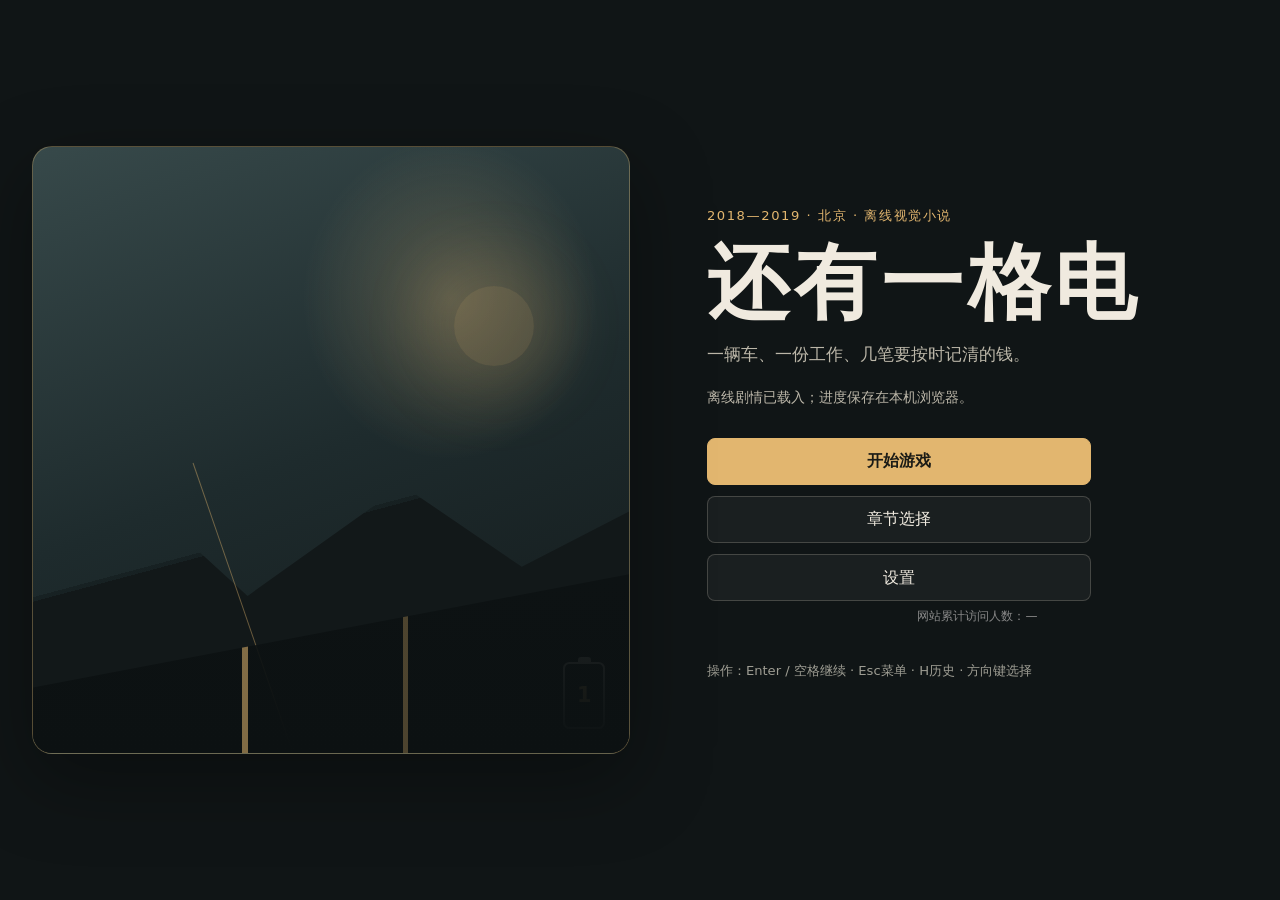
<file: game/index.html>
<!doctype html>
<html lang="zh-CN">
<head>
  <meta charset="utf-8">
  <meta name="viewport" content="width=device-width, initial-scale=1">
  <meta name="color-scheme" content="dark light">
  <meta name="description" content="《还有一格电》离线视觉小说。">
  <title>还有一格电｜视觉小说</title>
  <link rel="stylesheet" href="style.css">
  <script src="story-data.js" defer></script>
  <script src="player.js" defer></script>
</head>
<body>
  <a class="skip-link" href="#main">跳到游戏内容</a>
  <main id="main" class="app-shell">
    <section id="title-screen" class="title-screen" aria-labelledby="game-title">
      <div class="title-art" aria-hidden="true">
        <div class="title-road"></div>
        <div class="title-light"></div>
        <span class="title-battery">1</span>
      </div>
      <div class="title-copy">
        <p class="eyebrow">2018—2019 · 北京 · 离线视觉小说</p>
        <h1 id="game-title">还有一格电</h1>
        <p class="title-description">一辆车、一份工作、几笔要按时记清的钱。</p>
        <p id="startup-message" class="startup-message" role="status">正在载入剧情数据…</p>
        <div class="title-actions" aria-label="主菜单">
          <button id="start-button" class="button button-primary" type="button" disabled>开始游戏</button>
          <button id="continue-button" class="button" type="button" hidden>继续</button>
          <button id="chapters-button" class="button" type="button" disabled>章节选择</button>
          <button id="settings-button" class="button" type="button">设置</button>
        </div>
<small data-site-count="one-bar-left" style="display:block;text-align:center;color:#888;font:12px/1.5 system-ui,sans-serif;padding:6px 12px;">网站累计访问人数：—</small>
        <p class="keyboard-hint">操作：Enter / 空格继续 · Esc菜单 · H历史 · 方向键选择</p>
      </div>
    </section>

    <section id="play-screen" class="play-screen" hidden aria-label="游戏正文">
      <header class="game-topbar">
        <button id="menu-button" class="icon-button" type="button" aria-label="打开菜单">菜单</button>
        <div class="progress-info">
          <span id="chapter-label">第1章</span>
          <span id="scene-label">场景 1 / 1</span>
          <progress id="story-progress" value="0" max="100" aria-label="阅读进度"></progress>
        </div>
        <button id="history-button" class="icon-button" type="button" aria-label="打开历史记录">历史</button>
      </header>

      <section id="scene-stage" class="scene-stage" data-background="station" aria-label="当前场景">
        <div class="stage-wash" aria-hidden="true"></div>
        <img id="background-image" class="background-image" alt="" aria-hidden="true">
        <div class="scene-location" id="scene-location"></div>
        <div class="portrait-frame" id="portrait-frame" hidden>
          <img id="portrait-image" class="portrait-image" alt="" aria-hidden="true">
          <span id="portrait-fallback" class="portrait-fallback" aria-hidden="true"></span>
        </div>
      </section>

      <article class="narrative-panel">
        <div class="scene-heading">
          <p id="scene-chapter" class="eyebrow"></p>
          <h1 id="scene-title"></h1>
        </div>
        <div id="text-content" class="text-content" aria-hidden="true"></div>
        <p id="screen-reader-text" class="visually-hidden" role="status" aria-live="polite" aria-atomic="true"></p>
        <section id="choice-panel" class="choice-panel" aria-label="选择" hidden>
          <p id="choice-prompt" class="choice-prompt"></p>
          <div id="choice-options" class="choice-options"></div>
        </section>
        <p id="game-status" class="status-message" role="status" aria-live="polite"></p>
        <div class="advance-row">
          <span id="speaker-label" class="speaker-label">旁白</span>
          <button id="advance-button" class="button button-primary" type="button" disabled>继续</button>
        </div>
      </article>

      <nav class="game-toolbar" aria-label="阅读控制">
        <button id="auto-button" class="toolbar-button" type="button" aria-pressed="false">自动：关</button>
        <button id="skip-button" class="toolbar-button" type="button" aria-pressed="false">已读快进：关</button>
        <button id="save-button" class="toolbar-button" type="button">存读档</button>
        <button id="settings-game-button" class="toolbar-button" type="button">设置</button>
      </nav>
    </section>
  </main>

  <dialog id="modal" class="modal" aria-labelledby="modal-title">
    <div class="modal-header">
      <h2 id="modal-title"></h2>
      <button id="modal-close" class="icon-button" type="button" aria-label="关闭">关闭</button>
    </div>
    <div id="modal-content" class="modal-content"></div>
  </dialog>
  <input id="import-file" type="file" accept="application/json,.json" hidden>

<script>
/* 自建累计访客脚注：独立站点身份，不读取游戏存档或发送页面内容。 */
(() => {
  'use strict';
  // 与自建服务的公开站点登记一致；本地与预览页不创建或发送身份。
const GH='https://gongfpp.github.io', DAY=86400000;
const gh=path=>[{origin:GH,path,prefix:true}];
const SITE_REGISTRY=Object.freeze({
 'cyber-handwarmer':[{origin:'https://warm.gongfpp.icu',path:'/',prefix:false}],
 itsme:[{origin:'https://gongfpp.icu',path:'/',prefix:false},{origin:GH,path:'/',prefix:false}],
 novelfish:gh('/NovelFish/'),
 'monkey-shakespeare':gh('/monkey-shakespeare-web/'),
 'hr-monster':gh('/hr-monster-web/'),
 'rps-mind-arena':gh('/rps-mind-arena-web/'),
 'monster-service-center':gh('/monster-service-center-web/'),
 'flappy-bird':gh('/flappy-bird-godot/'),
 cinderweave:gh('/cinderweave-godot/'),
 'hyouka-campus':gh('/hyouka-campus-3d/'),
 'leek-spire':[...gh('/leek-spire-pages/'),{origin:'https://leek-spire.gongfpp.chatgpt.site',path:'/',prefix:false},{origin:'https://leek-spire.gongfpp.chatgpt.site',path:'/fx.html',prefix:false}],
 'one-bar-left':gh('/one-bar-left/'),
 'kurumi-rewrite':gh('/kurumi-fx-rewrite/'),
 'poor-map':gh('/poor-map/'),
 'stock-workbench':[{origin:'https://stock.gongfpp.icu',path:'/',prefix:true}],
 'one-life':[{origin:'https://one-life.gongfpp.icu',path:'/',prefix:true}],
});
for(const entries of Object.values(SITE_REGISTRY)){for(const entry of entries)Object.freeze(entry);Object.freeze(entries);}
function registeredPath(site,origin,path){
 if(typeof path!=='string'||path.length>512||!path.startsWith('/')||/[?#\\\u0000-\u0020]/.test(path)||/%(?:2e|2f|5c|00)/i.test(path)||path.split('/').some(x=>x==='.'||x==='..'))return false;
 return Object.hasOwn(SITE_REGISTRY,site)&&SITE_REGISTRY[site].some(r=>r.origin===origin&&(r.prefix?path.startsWith(r.path):path===r.path));
}

  const lifetime = 90 * 24 * 60 * 60 * 1000;
  const uuid = /^[0-9a-f]{8}-[0-9a-f]{4}-4[0-9a-f]{3}-[89ab][0-9a-f]{3}-[0-9a-f]{12}$/i;
  async function mount(element, site, isDisabled = () => false) {
    element.textContent = '网站累计访问人数：—';
    if (!registeredPath(site, location.origin, location.pathname)) return;
    const url = 'https://stats.gongfpp.icu/api/journey/v1/site-counts/' + encodeURIComponent(site);
    let identity = null;
    try {
      if (navigator.doNotTrack !== '1' && window.doNotTrack !== '1' && navigator.globalPrivacyControl !== true && !isDisabled()) {
        const key = 'site-visitor-count:v1:' + site;
        const now = Date.now();
        try { identity = JSON.parse(localStorage.getItem(key)); } catch (_) { /* 损坏的记录可以更新；存储禁用时保持只读。 */ }
        if (!identity || !uuid.test(identity.visitorId) || !Number.isSafeInteger(identity.bornAt) || identity.bornAt > now || now - identity.bornAt >= lifetime) {
          identity = { visitorId: crypto.randomUUID(), bornAt: now };
          localStorage.setItem(key, JSON.stringify(identity));
        }
      }
    } catch (_) { identity = null; }
    let controller = new AbortController();
    let timeout = setTimeout(() => controller.abort(), 8000);
    const options = { credentials: 'omit', referrerPolicy: 'no-referrer', cache: 'no-store', signal: controller.signal };
    try {
      let response;
      if (identity) {
        try {
          response = await fetch(url, { ...options, method: 'POST', headers: { 'Content-Type': 'application/json' }, body: JSON.stringify({ visitorId: identity.visitorId, bornAt: identity.bornAt, path: location.pathname }) });
        } catch (_) { /* 写入失败后仍可读取真实累计值。 */ }
      }
      if (!response || !response.ok) {
        clearTimeout(timeout);
        controller = new AbortController();
        timeout = setTimeout(() => controller.abort(), 8000);
        response = await fetch(url, { ...options, signal: controller.signal });
      }
      if (!response.ok) return;
      const result = await response.json();
      if (result.version === 1 && result.site === site && Number.isSafeInteger(result.total) && result.total >= 0) {
        element.textContent = '网站累计访问人数：' + result.total.toLocaleString('zh-CN');
      }
    } catch (_) { /* 无可靠结果时保留破折号，不伪造零。 */ }
    finally { clearTimeout(timeout); }
  }
  window.SiteVisitorCount = { mount };
  document.querySelectorAll('[data-site-count]').forEach(element => {
    mount(element, element.dataset.siteCount, () => typeof window.siteVisitorCountDisabled === 'function' && window.siteVisitorCountDisabled());
  });
})();

</script>
<script data-site-events="one-bar-left">
/* 自建页面事件：仅固定事件与控件枚举，不读取输入、正文、URL参数或来源页。 */
(() => {
  'use strict';
  if (window.SiteEvents?.version === 1) return;
  const REGISTRY = {"itsme":[{"origin":"https://gongfpp.icu","paths":["/2022/08/16/hello-world/","/2022/08/16/%E7%AC%AC%E4%B8%80%E7%AF%87%E6%B5%8B%E8%AF%95%E5%8D%9A%E5%AE%A2/","/2022/08/25/LeetCodeHot100/","/archives/2022/08/","/archives/2022/","/archives/","/categories/","/","/links/","/resume/","/tags/","/tags/test/","/works/agent-handoff/","/works/aki-agent-kit/","/works/binary-tree-with-qt/","/works/caculator-with-qt/","/works/chaoshi-2018/","/works/cinderweave-godot/","/works/config-reviewer/","/works/config-reviewer-builds/","/works/dsh-novel-fish/","/works/flappy-bird-godot/","/works/homebrew-tap/","/works/hr-monster-web/","/works/imagegen-skills/","/works/","/works/interface-atlas/","/works/interface-atlas-web/","/works/kurumi-fx-pages/","/works/kurumi-pixel-ui/","/works/lantern-godot/","/works/leek-spire-pages/","/works/mediagrab/","/works/monkey-shakespeare-web/","/works/monster-service-center-web/","/works/netball/","/works/notiguard/","/works/novelfish/","/works/one-bar-left/","/works/one-mute-mic/","/works/poor-map/","/works/process-killer/","/works/rps-mind-arena-web/","/works/simple-snake-game/","/works/sonfolio/","/works/sorts-with-qt/"]},{"origin":"https://gongfpp.github.io","paths":["/2022/08/16/hello-world/","/2022/08/16/%E7%AC%AC%E4%B8%80%E7%AF%87%E6%B5%8B%E8%AF%95%E5%8D%9A%E5%AE%A2/","/2022/08/25/LeetCodeHot100/","/archives/2022/08/","/archives/2022/","/archives/","/categories/","/","/links/","/resume/","/tags/","/tags/test/","/works/agent-handoff/","/works/aki-agent-kit/","/works/binary-tree-with-qt/","/works/caculator-with-qt/","/works/chaoshi-2018/","/works/cinderweave-godot/","/works/config-reviewer/","/works/config-reviewer-builds/","/works/dsh-novel-fish/","/works/flappy-bird-godot/","/works/homebrew-tap/","/works/hr-monster-web/","/works/imagegen-skills/","/works/","/works/interface-atlas/","/works/interface-atlas-web/","/works/kurumi-fx-pages/","/works/kurumi-pixel-ui/","/works/lantern-godot/","/works/leek-spire-pages/","/works/mediagrab/","/works/monkey-shakespeare-web/","/works/monster-service-center-web/","/works/netball/","/works/notiguard/","/works/novelfish/","/works/one-bar-left/","/works/one-mute-mic/","/works/poor-map/","/works/process-killer/","/works/rps-mind-arena-web/","/works/simple-snake-game/","/works/sonfolio/","/works/sorts-with-qt/"]}],"novelfish":[{"origin":"https://gongfpp.github.io","prefix":"/NovelFish/"}],"poor-map":[{"origin":"https://gongfpp.github.io","prefix":"/poor-map/"}],"stock-workbench":[{"origin":"https://stock.gongfpp.icu","prefix":"/"}],"one-life":[{"origin":"https://one-life.gongfpp.icu","prefix":"/"}],"cyber-handwarmer":[{"origin":"https://warm.gongfpp.icu","paths":["/"]}],"kurumi-rewrite":[{"origin":"https://gongfpp.github.io","prefix":"/kurumi-fx-rewrite/"}],"leek-spire":[{"origin":"https://gongfpp.github.io","prefix":"/leek-spire-pages/"},{"origin":"https://leek-spire.gongfpp.chatgpt.site","paths":["/","/fx","/fx.html"]}],"monkey-shakespeare":[{"origin":"https://gongfpp.github.io","prefix":"/monkey-shakespeare-web/"}],"hr-monster":[{"origin":"https://gongfpp.github.io","prefix":"/hr-monster-web/"}],"rps-mind-arena":[{"origin":"https://gongfpp.github.io","prefix":"/rps-mind-arena-web/"}],"monster-service-center":[{"origin":"https://gongfpp.github.io","prefix":"/monster-service-center-web/"}],"flappy-bird":[{"origin":"https://gongfpp.github.io","prefix":"/flappy-bird-godot/"}],"cinderweave":[{"origin":"https://gongfpp.github.io","prefix":"/cinderweave-godot/"}],"one-bar-left":[{"origin":"https://gongfpp.github.io","prefix":"/one-bar-left/"}]};
  const UUID = /^[0-9a-f]{8}-[0-9a-f]{4}-4[0-9a-f]{3}-[89ab][0-9a-f]{3}-[0-9a-f]{12}$/i;
  const LIFETIME = 90 * 86400000;
  const instances = new Map();
  const currentScript = document.currentScript;
  function allowedPath(site) {
    const path = location.pathname;
    if (typeof path !== 'string' || path.length > 512 || !path.startsWith('/') || /[?#\\\u0000-\u0020]/.test(path) || /%(?:2e|2f|5c|00)/i.test(path) || path.split('/').some(x => x === '.' || x === '..')) return null;
    const entry = REGISTRY[site]?.find(r => r.origin === location.origin && (r.paths ? r.paths.includes(path) : path.startsWith(r.prefix)));
    return entry ? (entry.paths ? path : entry.prefix) : null;
  }
  function mount(site, options = {}) {
    if (instances.has(site)) return instances.get(site);
    if (!allowedPath(site)) return null;
    if (options.qaRunId !== undefined && !UUID.test(options.qaRunId)) return null;
    const qaRunId = options.qaRunId || null;
    const isDisabled = options.isDisabled || (() => typeof window.siteVisitorCountDisabled === 'function' && window.siteVisitorCountDisabled());
    const url = 'https://stats.gongfpp.icu/api/journey/v1/site-counts/' + encodeURIComponent(site) + '/events';
    let identity = null, sessionId = null, queue = [], pending = null, interval = null, inFlight = null;
    let started = false, destroyed = false, currentPath = null, currentRoute = null, mark = null, remainder = 0, generation = 0, failures = 0;
    const listeners = [];
    function on(target, name, fn) { target.addEventListener(name, fn); listeners.push(() => target.removeEventListener(name, fn)); }
    function privacyAllowed() {
      try { return ![navigator.doNotTrack, window.doNotTrack, navigator.msDoNotTrack].some(x => x === '1' || x === 1 || x === 'yes') && navigator.globalPrivacyControl !== true && !isDisabled(); }
      catch (_) { return false; }
    }
    function stopPending() {
      generation += 1; queue = []; clearTimeout(pending); pending = null;
      if (inFlight) inFlight.abort();
      identity = null; sessionId = null; started = false; mark = null; remainder = 0;
    }
    function permitted() {
      if (destroyed || !allowedPath(site) || !privacyAllowed()) { stopPending(); return false; }
      if (identity && (Date.now() < identity.bornAt || Date.now() - identity.bornAt >= LIFETIME)) stopPending();
      return true;
    }
    function getIdentity() {
      if (identity) return identity;
      const now = Date.now();
      if (qaRunId) return identity = {visitorId: crypto.randomUUID(), bornAt: now};
      try {
        const key = 'site-visitor-count:v1:' + site;
        let value; try { value = JSON.parse(localStorage.getItem(key)); } catch (_) {}
        if (!value || !UUID.test(value.visitorId) || !Number.isSafeInteger(value.bornAt) || value.bornAt > now || now - value.bornAt >= LIFETIME) {
          value = {visitorId: crypto.randomUUID(), bornAt: now}; localStorage.setItem(key, JSON.stringify(value));
        }
        return identity = {visitorId: value.visitorId, bornAt: value.bornAt};
      } catch (_) { return null; }
    }
    function event(name, extra = {}) {
      if (!permitted() || !getIdentity()) return;
      const path = currentPath || allowedPath(site); if (!path) return;
      queue.push({id: crypto.randomUUID(), name, path, at: Date.now(), ...extra});
      if (queue.length > 80) queue.shift();
      if (!pending) pending = setTimeout(() => { pending = null; void flush(); }, 200);
    }
    function ensureStart() {
      if (!permitted() || !getIdentity()) return false;
      if (!started) {
        started = true; sessionId = crypto.randomUUID(); currentPath = allowedPath(site); currentRoute = location.pathname;
        mark = document.visibilityState === 'visible' ? performance.now() : null;
        event('page_view');
      }
      return true;
    }
    function settle() {
      if (!started || !permitted()) return;
      if (mark !== null) { remainder += Math.max(0, performance.now() - mark); mark = null; }
      const durationMs = Math.min(1800000, Math.floor(remainder));
      remainder = 0;
      if (durationMs > 0) event('page_engagement', {durationMs});
    }
    async function flush() {
      if (!permitted() || !started || !queue.length || inFlight) return;
      const batch = queue.splice(0,20), controller = new AbortController(), epoch = generation; inFlight = controller;
      const timeout = setTimeout(() => controller.abort(), 8000);
      const body = {version:1, visitorId:identity.visitorId, bornAt:identity.bornAt, sessionId, events:batch, ...(qaRunId ? {qaRunId} : {})};
      let retry = false;
      try {
        const response = await fetch(url, {method:'POST',headers:{'Content-Type':'application/json'},credentials:'omit',referrerPolicy:'no-referrer',cache:'no-store',keepalive:true,signal:controller.signal,body:JSON.stringify(body)});
        if (response.ok) {
          const ack = await response.json();
          if (ack.ok !== true || !Array.isArray(ack.accepted) || ack.sourceOrigin !== location.origin || ack.qa !== Boolean(qaRunId) || !batch.every(x => ack.accepted.includes(x.id))) retry = true;
        } else retry = response.status >= 500 || response.status === 429;
      } catch (_) { retry = true; }
      finally {
        clearTimeout(timeout); if (inFlight === controller) inFlight = null;
        if (retry && epoch === generation && permitted() && started) queue = [...batch,...queue].slice(0,80);
        failures = retry ? Math.min(failures + 1,5) : 0;
        if (queue.length && permitted() && !pending) pending = setTimeout(() => { pending = null; void flush(); }, retry ? Math.min(60000,5000 * 2 ** (failures - 1)) : 200);
      }
    }
    function updateRoute() {
      if (!ensureStart()) return;
      const next = allowedPath(site);
      if (location.pathname !== currentRoute) { settle(); currentPath = next; currentRoute = location.pathname; event('page_view'); }
      if (document.visibilityState === 'visible' && mark === null) mark = performance.now();
    }
    function click(e) {
      if (!ensureStart()) return;
      const target = e.target?.closest?.('button,a,input,select,summary,[role="button"],[role="link"]');
      if (!target) return;
      const tag = target.tagName.toLowerCase();
      const control = ({a:'link',button:'button',input:'input',select:'select',summary:'summary'})[tag] || (target.getAttribute('role') === 'link' ? 'link' : 'button');
      const container = target.closest('dialog,[role="dialog"],header,main,footer');
      const region = container ? (container.tagName.toLowerCase() === 'dialog' || container.getAttribute('role') === 'dialog' ? 'dialog' : container.tagName.toLowerCase()) : 'other';
      event('ui_click',{control,region});
    }
    on(document,'click',click);
    on(document,'visibilitychange',() => {
      if (!permitted()) return;
      if (document.visibilityState === 'hidden') { settle(); void flush(); }
      else { updateRoute(); mark = performance.now(); }
    });
    on(window,'storage',() => { if (!privacyAllowed()) stopPending(); });
    on(window,'popstate',updateRoute);
    for (const method of ['pushState','replaceState']) {
      const previous = history[method];
      const wrapper = function (...args) { const result = previous.apply(this,args); updateRoute(); return result; };
      history[method] = wrapper; listeners.push(() => { if (history[method] === wrapper) history[method] = previous; });
    }
    on(window,'pagehide',() => { settle(); void flush(); mark = null; });
    on(window,'pageshow',e => { if (e.persisted && ensureStart()) { event('page_view'); if (document.visibilityState === 'visible') mark = performance.now(); } });
    interval = setInterval(() => { if (!ensureStart()) return; updateRoute(); settle(); if (document.visibilityState === 'visible') mark = performance.now(); void flush(); },30000);
    const handle = {destroy() { settle(); void flush(); destroyed = true; clearTimeout(pending); clearInterval(interval); for (const remove of listeners) remove(); instances.delete(site); }};
    instances.set(site,handle); ensureStart(); return handle;
  }
  window.SiteEvents = {version:1,mount};
  const site = currentScript?.dataset.siteEvents;
  if (site) mount(site,{qaRunId:window.siteEventsQaRunId});
})();
</script>
</body>
</html>
</file>
<file: game/style.css>
@charset "utf-8";

:root {
  color-scheme: dark;
  --ink: #f0eadf;
  --muted: #bbb6a8;
  --paper: #1b2224;
  --panel: rgba(25, 31, 32, .96);
  --panel-soft: rgba(25, 31, 32, .82);
  --accent: #e2b66f;
  --accent-dark: #78572d;
  --line: rgba(239, 231, 213, .2);
  --danger: #e0a09a;
  --text-size: 1.16rem;
  --measure: 74ch;
  font-family: system-ui, "Microsoft YaHei", "Noto Sans CJK SC", sans-serif;
}

* { box-sizing: border-box; }
html { min-width: 320px; background: #101516; scroll-behavior: smooth; }
body {
  margin: 0;
  min-height: 100vh;
  background: #101516;
  color: var(--ink);
  line-height: 1.65;
}
button, input, select { font: inherit; }
button { color: inherit; }
button:focus-visible, a:focus-visible, input:focus-visible, select:focus-visible {
  outline: 3px solid #f0c982;
  outline-offset: 3px;
}
button:disabled { cursor: not-allowed; opacity: .55; }
[hidden] { display: none !important; }
.skip-link {
  position: fixed; z-index: 20; left: 1rem; top: -5rem;
  padding: .65rem .9rem; background: var(--ink); color: #101516; border-radius: .4rem;
}
.skip-link:focus { top: 1rem; }
.visually-hidden { position: absolute; width: 1px; height: 1px; padding: 0; margin: -1px; overflow: hidden; clip: rect(0, 0, 0, 0); white-space: nowrap; border: 0; }
.app-shell { min-height: 100vh; }

/* Title screen */
.title-screen {
  position: relative;
  display: grid;
  grid-template-columns: minmax(0, 1.05fr) minmax(20rem, .95fr);
  align-items: center;
  gap: clamp(2rem, 6vw, 6rem);
  width: min(100% - 3rem, 76rem);
  min-height: 100vh;
  margin-inline: auto;
  padding-block: 3rem;
}
.title-art {
  position: relative;
  min-height: min(68vh, 38rem);
  overflow: hidden;
  border: 1px solid rgba(226, 182, 111, .32);
  border-radius: 1.25rem;
  background:
    radial-gradient(ellipse at 70% 25%, rgba(231, 192, 127, .25), transparent 25%),
    linear-gradient(160deg, #37494a 0%, #1e2b2d 50%, #121819 100%);
  box-shadow: 0 1.6rem 5rem rgba(0, 0, 0, .34);
}
.title-art::before, .title-art::after {
  position: absolute; content: ""; left: 0; right: 0; bottom: 0;
}
.title-art::before {
  height: 48%;
  background: linear-gradient(165deg, transparent 0 30%, rgba(10, 15, 16, .3) 30% 31%, #121819 31% 100%);
  clip-path: polygon(0 43%, 20% 16%, 36% 46%, 62% 8%, 82% 36%, 100% 17%, 100% 100%, 0 100%);
}
.title-art::after {
  height: 36%;
  background: linear-gradient(90deg, transparent 0 35%, rgba(226, 182, 111, .55) 35% 36%, transparent 36% 62%, rgba(226, 182, 111, .3) 62% 63%, transparent 63%),
              linear-gradient(0deg, #0c1112, rgba(12, 17, 18, .82));
  clip-path: polygon(0 70%, 100% 18%, 100% 100%, 0 100%);
}
.title-road {
  position: absolute; left: 46%; bottom: -7%; width: 55%; height: 58%;
  border-left: 1px solid rgba(226, 182, 111, .42);
  transform: rotate(-19deg); transform-origin: bottom left;
}
.title-light {
  position: absolute; right: 16%; top: 23%; width: 5rem; height: 5rem;
  border-radius: 50%; background: rgba(226, 182, 111, .2);
  box-shadow: 0 0 4rem 2rem rgba(226, 182, 111, .14);
}
.title-battery {
  position: absolute; right: 1.5rem; bottom: 1.5rem;
  display: grid; place-items: center; width: 2.6rem; height: 4.2rem;
  border: 2px solid rgba(240, 234, 223, .65); border-radius: .4rem;
  color: var(--accent); font-size: 1.3rem; font-weight: 700;
}
.title-battery::before { content: ""; position: absolute; top: -.45rem; width: .8rem; height: .35rem; background: rgba(240, 234, 223, .65); border-radius: .2rem .2rem 0 0; }
.title-copy { max-width: 36rem; }
.eyebrow { margin: 0 0 .75rem; color: var(--accent); font-size: .82rem; letter-spacing: .12em; }
h1, h2, h3, p { margin-top: 0; }
.title-copy h1 { margin-bottom: .8rem; font-size: clamp(2.7rem, 7vw, 5.1rem); line-height: 1.08; letter-spacing: .06em; }
.title-description { color: var(--muted); font-size: 1.08rem; }
.startup-message { min-height: 1.5em; color: var(--muted); font-size: .9rem; }
.title-actions { display: grid; gap: .7rem; max-width: 24rem; margin-top: 1.8rem; }
.button, .icon-button, .toolbar-button {
  border: 1px solid var(--line); border-radius: .5rem; background: rgba(255, 255, 255, .045);
  cursor: pointer; transition: background-color .15s ease, border-color .15s ease, transform .15s ease;
}
.button { min-height: 2.8rem; padding: .58rem 1rem; }
.button:hover:not(:disabled), .icon-button:hover:not(:disabled), .toolbar-button:hover:not(:disabled) { background: rgba(255, 255, 255, .11); border-color: rgba(226, 182, 111, .65); }
.button:active:not(:disabled), .icon-button:active:not(:disabled), .toolbar-button:active:not(:disabled) { transform: translateY(1px); }
.button-primary { border-color: var(--accent); background: var(--accent); color: #1b1b16; font-weight: 700; }
.button-primary:hover:not(:disabled) { background: #f0c982; }
.keyboard-hint { margin-top: 1.8rem; color: #9e9d93; font-size: .82rem; }

/* In-game header and scene */
.play-screen { min-height: 100vh; padding-bottom: 1.5rem; }
.game-topbar {
  position: sticky; z-index: 5; top: 0;
  display: grid; grid-template-columns: auto minmax(8rem, 1fr) auto; align-items: center; gap: 1rem;
  padding: .7rem clamp(.8rem, 3vw, 2.5rem);
  background: rgba(16, 21, 22, .94); border-bottom: 1px solid var(--line); backdrop-filter: blur(12px);
}
.icon-button { min-height: 2.4rem; padding: .42rem .8rem; }
.progress-info { display: grid; grid-template-columns: auto auto; align-items: center; gap: .1rem .9rem; color: var(--muted); font-size: .84rem; }
#chapter-label { color: var(--ink); font-weight: 700; }
#scene-label { text-align: right; }
progress { grid-column: 1 / -1; width: 100%; height: .3rem; border: 0; border-radius: 1rem; overflow: hidden; accent-color: var(--accent); }
progress::-webkit-progress-bar { background: #343b3b; }
progress::-webkit-progress-value { background: var(--accent); }
progress::-moz-progress-bar { background: var(--accent); }
.scene-stage {
  position: relative; display: grid; place-items: center; min-height: clamp(15rem, 38vh, 26rem);
  overflow: hidden; isolation: isolate; background: #293233;
}
.scene-stage::before, .scene-stage::after { position: absolute; z-index: -1; content: ""; inset: 0; }
.scene-stage::before {
  background:
    radial-gradient(ellipse at 76% 29%, rgba(240, 198, 132, .35), transparent 17%),
    linear-gradient(180deg, #536465 0%, #303d3e 54%, #1b2425 100%);
  transition: background .25s ease;
}
.scene-stage::after {
  background: linear-gradient(180deg, transparent 43%, rgba(10, 13, 14, .8) 100%);
}
.scene-stage[data-background="room"]::before { background: radial-gradient(ellipse at 65% 30%, rgba(231, 185, 113, .22), transparent 18%), linear-gradient(135deg, #594e42, #332f2a 55%, #1d2323); }
.scene-stage[data-background="station"]::before { background: radial-gradient(ellipse at 75% 25%, rgba(244, 193, 112, .33), transparent 16%), linear-gradient(155deg, #455759, #253335 62%, #172122); }
.scene-stage[data-background="shop"]::before { background: radial-gradient(ellipse at 24% 32%, rgba(223, 181, 111, .25), transparent 17%), linear-gradient(145deg, #6b5b43, #3f3930 58%, #1f2524); }
.scene-stage[data-background="street"]::before { background: radial-gradient(ellipse at 78% 22%, rgba(233, 198, 132, .35), transparent 18%), linear-gradient(170deg, #56656a, #2b373a 63%, #151b1d); }
.scene-stage[data-background="rain"]::before { background: repeating-linear-gradient(105deg, transparent 0 24px, rgba(200, 218, 222, .06) 25px 27px), linear-gradient(160deg, #52616a, #303b43 55%, #172126); }
.scene-stage[data-background="office"]::before { background: radial-gradient(ellipse at 70% 26%, rgba(242, 209, 153, .25), transparent 14%), linear-gradient(145deg, #68706d, #414947 52%, #242c2b); }
.scene-stage[data-background="home"]::before { background: radial-gradient(ellipse at 36% 28%, rgba(240, 195, 130, .22), transparent 16%), linear-gradient(145deg, #5c5548, #36332c 55%, #202523); }
.scene-stage[data-background="night"]::before { background: radial-gradient(ellipse at 78% 24%, rgba(229, 190, 127, .28), transparent 13%), linear-gradient(160deg, #35454c, #1d292f 58%, #101619); }
.background-image { position: absolute; z-index: -1; width: 100%; height: 100%; object-fit: cover; opacity: .72; }
.stage-wash { position: absolute; z-index: -1; inset: 0; background: linear-gradient(90deg, rgba(10, 13, 14, .12), transparent 45%, rgba(10, 13, 14, .25)); }
.scene-location { position: absolute; right: clamp(1rem, 4vw, 3rem); top: 1.4rem; color: rgba(245, 238, 224, .78); font-size: .85rem; letter-spacing: .12em; text-shadow: 0 1px 8px #101516; }
.portrait-frame { position: absolute; left: clamp(1rem, 5vw, 4rem); bottom: 0; display: grid; place-items: center; width: clamp(7rem, 17vw, 13rem); height: clamp(10rem, 28vw, 19rem); overflow: hidden; border: 1px solid rgba(240, 234, 223, .22); border-bottom: 0; border-radius: .8rem .8rem 0 0; background: linear-gradient(180deg, rgba(240, 234, 223, .12), rgba(16, 21, 22, .72)); box-shadow: 0 0 3rem rgba(0, 0, 0, .3); }
.portrait-image { width: 100%; height: 100%; object-fit: contain; object-position: bottom; }
.portrait-fallback { display: grid; place-items: center; width: 4.5rem; height: 4.5rem; border: 1px solid rgba(226, 182, 111, .7); border-radius: 50%; color: var(--accent); font-size: 1.35rem; }

/* Reading panel */
.narrative-panel { width: min(100% - 1.5rem, 76rem); margin: -1.1rem auto 0; position: relative; z-index: 2; padding: clamp(1.2rem, 3vw, 2rem); border: 1px solid var(--line); border-radius: .9rem; background: var(--panel); box-shadow: 0 1.2rem 4rem rgba(0, 0, 0, .32); }
.scene-heading { max-width: var(--measure); margin-inline: auto; }
.scene-heading .eyebrow { margin-bottom: .3rem; font-size: .75rem; }
.scene-heading h1 { margin-bottom: 1.25rem; font-size: clamp(1.35rem, 3vw, 1.8rem); line-height: 1.35; }
.text-content { max-width: var(--measure); min-height: 5.5rem; margin-inline: auto; font-size: var(--text-size); line-height: 1.95; }
.text-content p { margin: 0 0 1.05rem; white-space: pre-wrap; }
.text-content p:last-child { margin-bottom: .4rem; }
.speaker-label { color: var(--accent); font-size: .9rem; }
.advance-row { display: flex; align-items: center; justify-content: space-between; gap: 1rem; max-width: var(--measure); margin: 1.1rem auto 0; padding-top: .9rem; border-top: 1px solid var(--line); }
.choice-panel { max-width: var(--measure); margin: 1.3rem auto .2rem; padding: 1rem; border: 1px solid rgba(226, 182, 111, .35); border-radius: .65rem; background: rgba(226, 182, 111, .055); }
.choice-prompt { margin-bottom: .8rem; color: var(--accent); font-weight: 700; }
.choice-options { display: grid; gap: .6rem; }
.choice-option { width: 100%; text-align: left; border-color: rgba(226, 182, 111, .42); }
.game-toolbar { display: flex; flex-wrap: wrap; justify-content: center; gap: .55rem; width: min(100% - 1.5rem, 76rem); margin: .85rem auto 1.5rem; }
.toolbar-button { min-height: 2.35rem; padding: .42rem .72rem; color: var(--muted); font-size: .86rem; }
.toolbar-button[aria-pressed="true"] { color: var(--accent); border-color: var(--accent-dark); }

/* Modal and controls */
.modal { width: min(92vw, 44rem); max-height: min(86vh, 52rem); padding: 0; overflow: hidden; border: 1px solid rgba(226, 182, 111, .4); border-radius: .85rem; background: #202829; color: var(--ink); box-shadow: 0 2rem 6rem rgba(0, 0, 0, .65); }
.modal::backdrop { background: rgba(6, 9, 10, .78); backdrop-filter: blur(4px); }
.modal-header { display: flex; align-items: center; justify-content: space-between; gap: 1rem; padding: 1rem 1.2rem; border-bottom: 1px solid var(--line); }
.modal-header h2 { margin: 0; font-size: 1.2rem; }
.modal-content { max-height: calc(min(86vh, 52rem) - 4rem); overflow: auto; padding: 1.2rem; }
.modal-content p { color: var(--muted); }
.modal-actions { display: flex; flex-wrap: wrap; gap: .6rem; margin-top: 1rem; }
.modal-list { display: grid; gap: .55rem; }
.modal-row { display: flex; flex-wrap: wrap; align-items: center; justify-content: space-between; gap: .65rem; padding: .8rem; border: 1px solid var(--line); border-radius: .55rem; }
.modal-row p { margin: .15rem 0 0; font-size: .84rem; }
.modal-row .button { min-height: 2.3rem; padding: .35rem .65rem; }
.setting-row { display: grid; grid-template-columns: minmax(8rem, 1fr) minmax(9rem, 1.2fr) auto; align-items: center; gap: .8rem; padding: .75rem 0; border-bottom: 1px solid var(--line); }
.setting-row label { color: var(--ink); }
.setting-row input[type="range"] { width: 100%; accent-color: var(--accent); }
.setting-value { min-width: 3.5rem; text-align: right; color: var(--muted); font-variant-numeric: tabular-nums; }
.history-list { display: grid; gap: .7rem; }
.history-entry { padding: .7rem .8rem; border-left: 2px solid var(--accent-dark); background: rgba(255, 255, 255, .035); }
.history-entry strong { display: block; margin-bottom: .25rem; color: var(--accent); font-size: .84rem; }
.history-entry p { margin: 0; color: var(--ink); white-space: pre-wrap; }
.chapter-grid { display: grid; grid-template-columns: repeat(2, minmax(0, 1fr)); gap: .55rem; }
.status-message { min-height: 1.5em; color: var(--accent); font-size: .9rem; }
.status-error { color: var(--danger); }

@media (max-width: 58rem) {
  .title-screen { grid-template-columns: 1fr; width: min(100% - 2rem, 42rem); gap: 1.5rem; padding-block: 1.5rem; }
  .title-art { min-height: 30vh; max-height: 20rem; }
  .title-copy h1 { font-size: clamp(2.7rem, 13vw, 4.2rem); }
}
@media (max-width: 40rem) {
  .game-topbar { gap: .5rem; padding-inline: .65rem; }
  .progress-info { gap: .1rem .4rem; font-size: .76rem; }
  .scene-stage { min-height: 17rem; }
  .narrative-panel { width: calc(100% - 1rem); padding: 1rem; }
  .setting-row { grid-template-columns: 1fr auto; }
  .setting-row input[type="range"] { grid-column: 1 / -1; grid-row: 2; }
  .chapter-grid { grid-template-columns: 1fr; }
}
@media (prefers-reduced-motion: reduce) {
  *, *::before, *::after { scroll-behavior: auto !important; transition-duration: .01ms !important; animation-duration: .01ms !important; }
}
</file>
